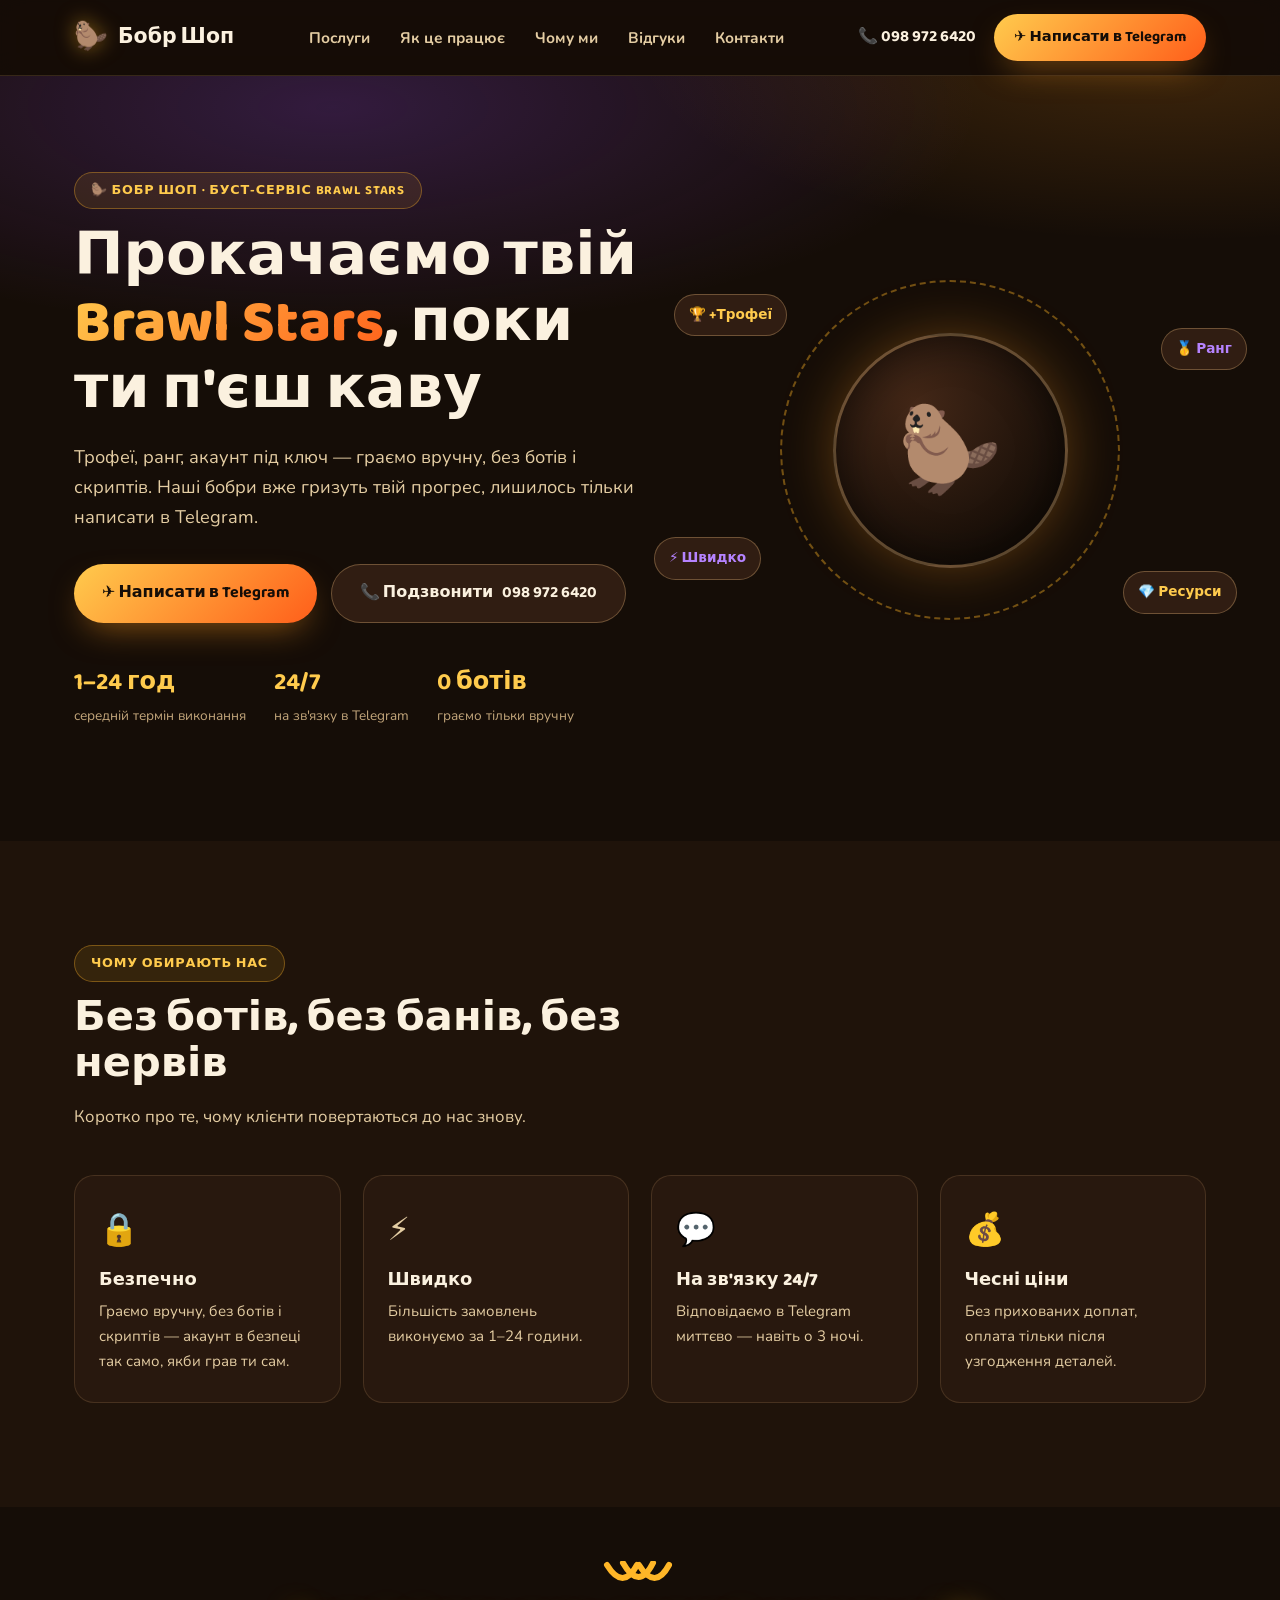
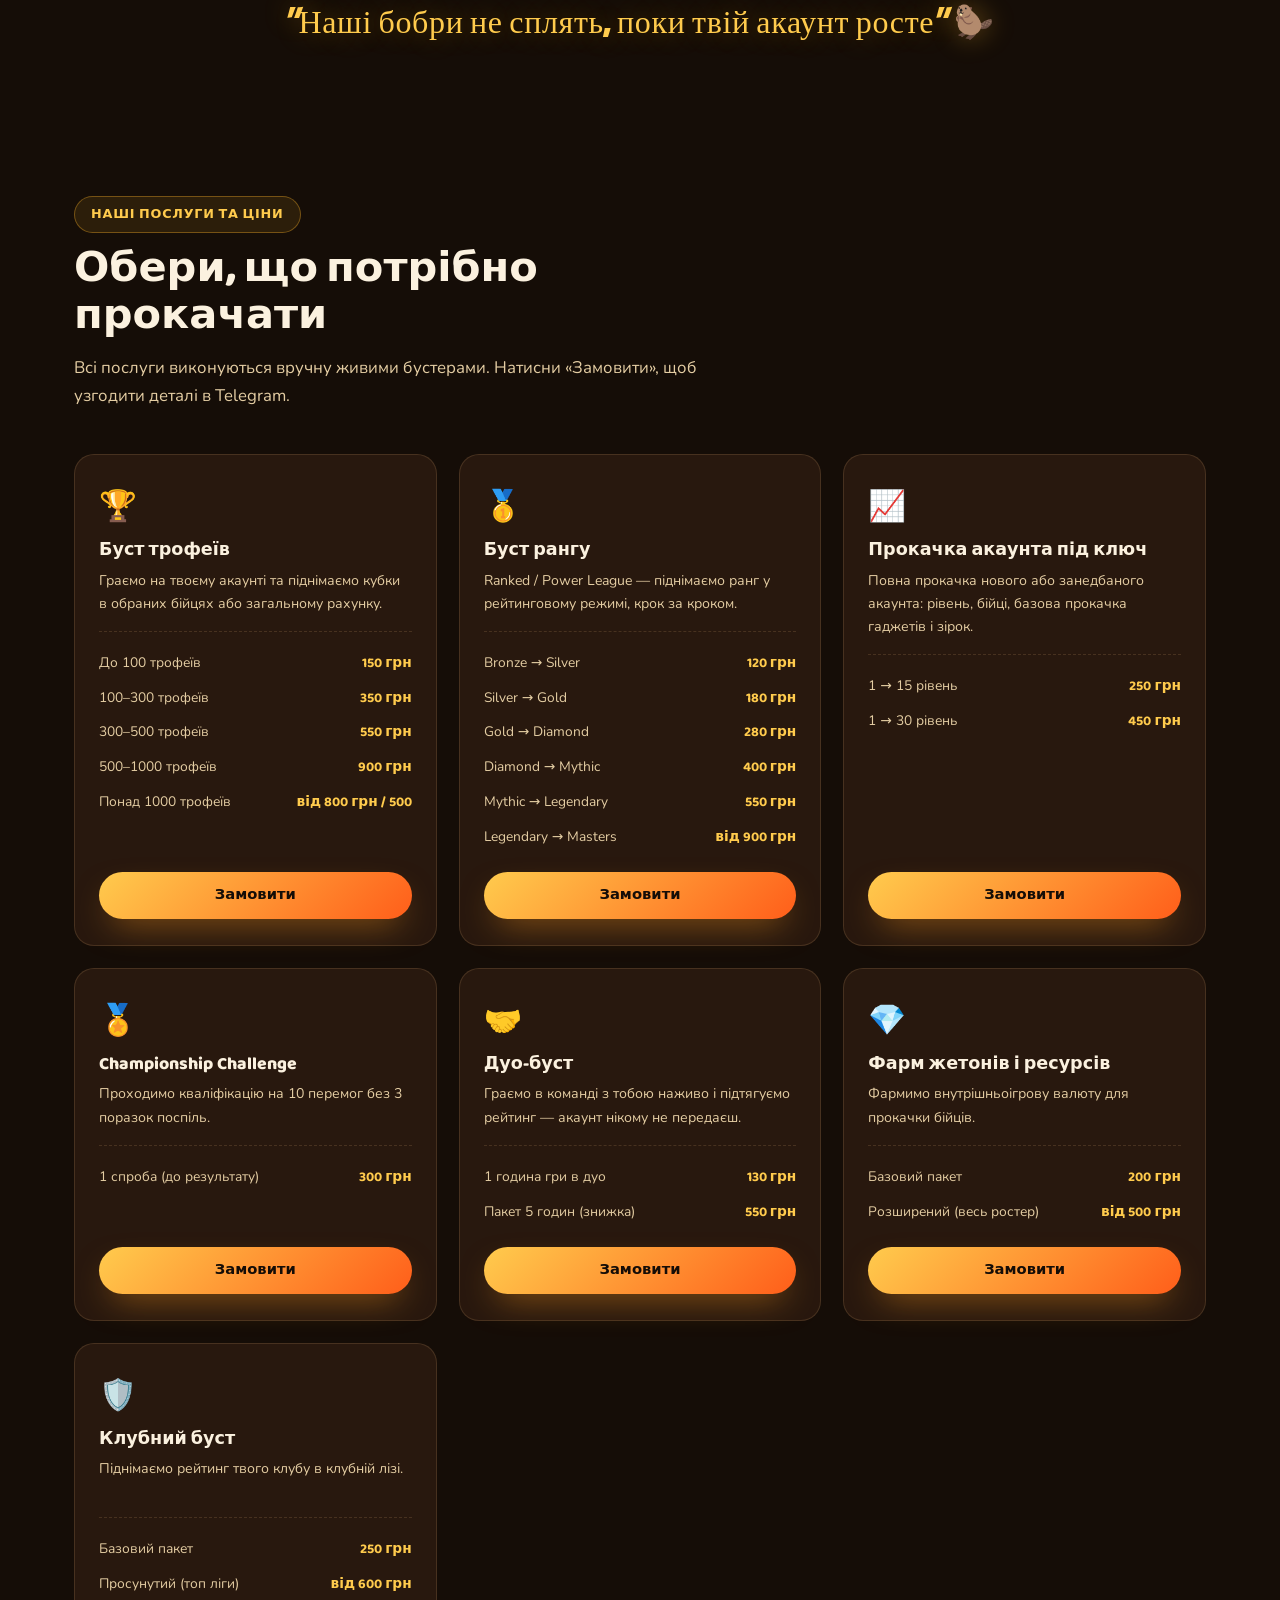
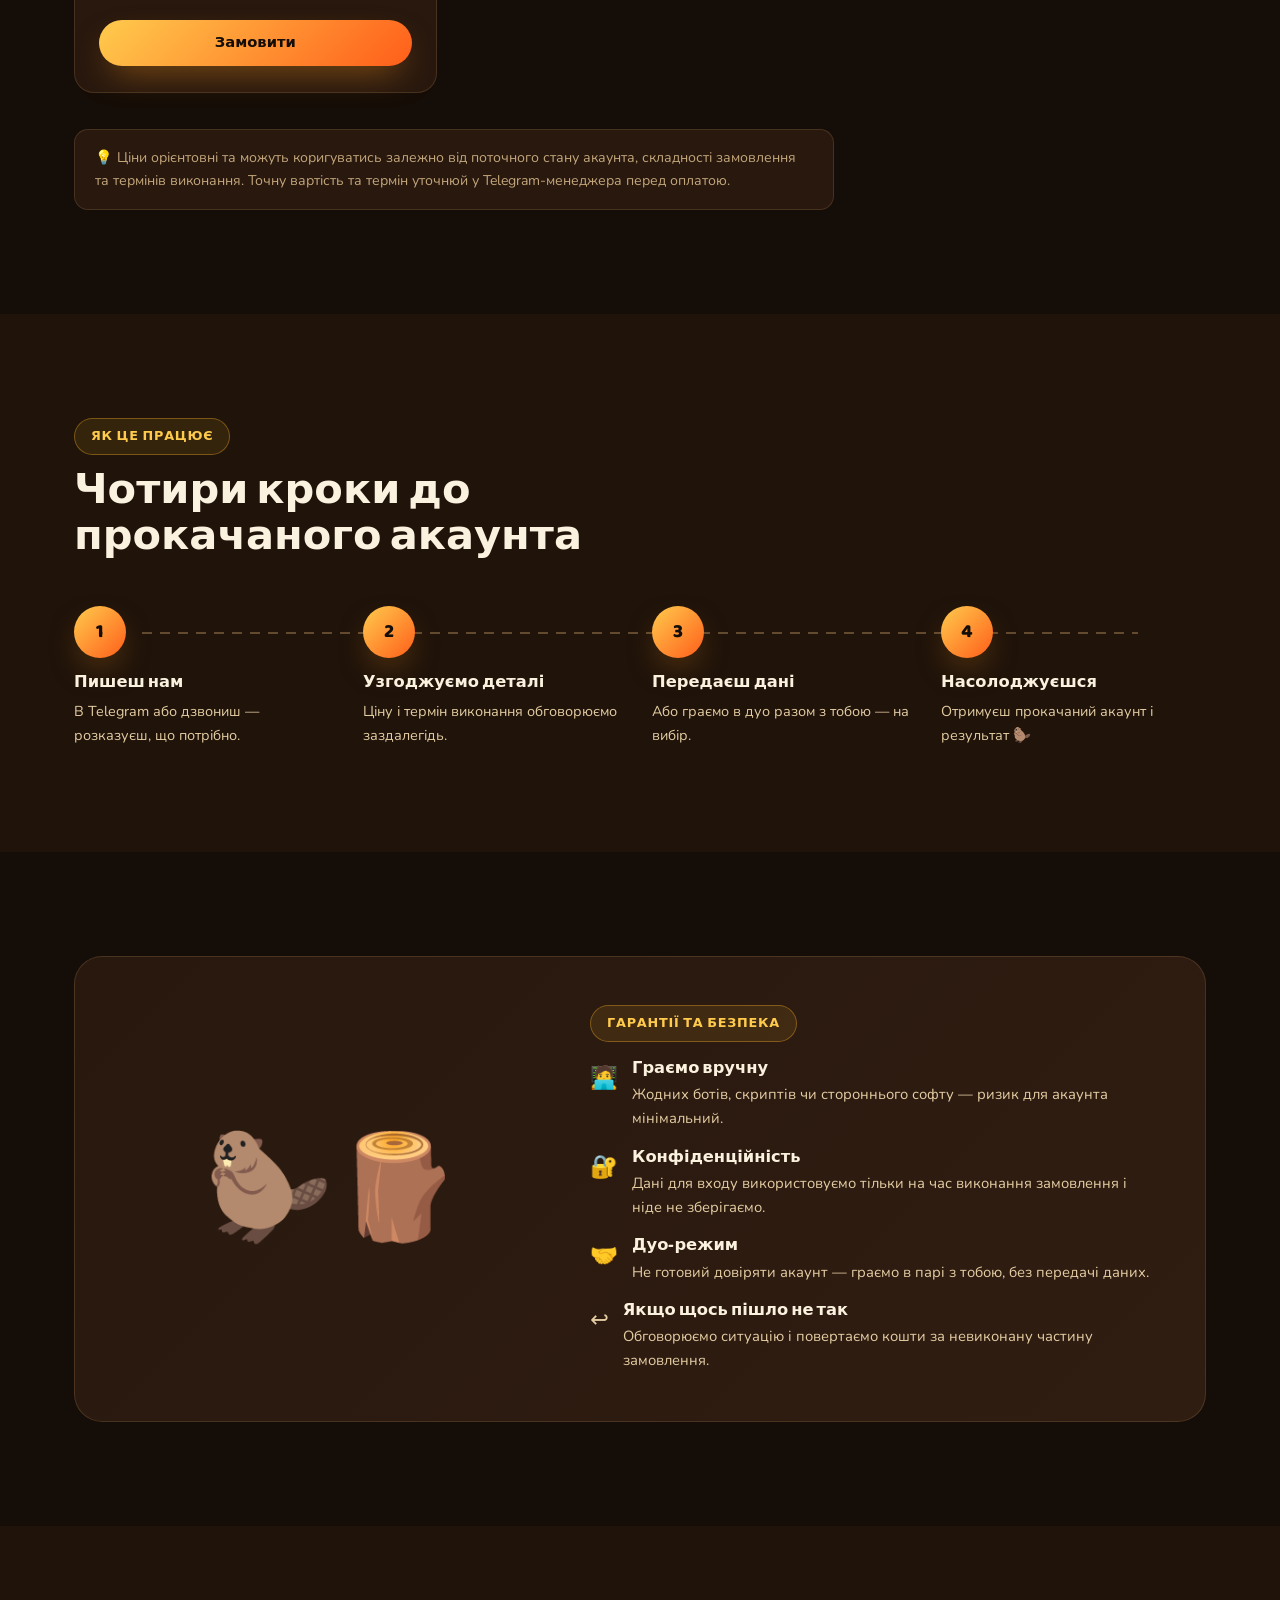
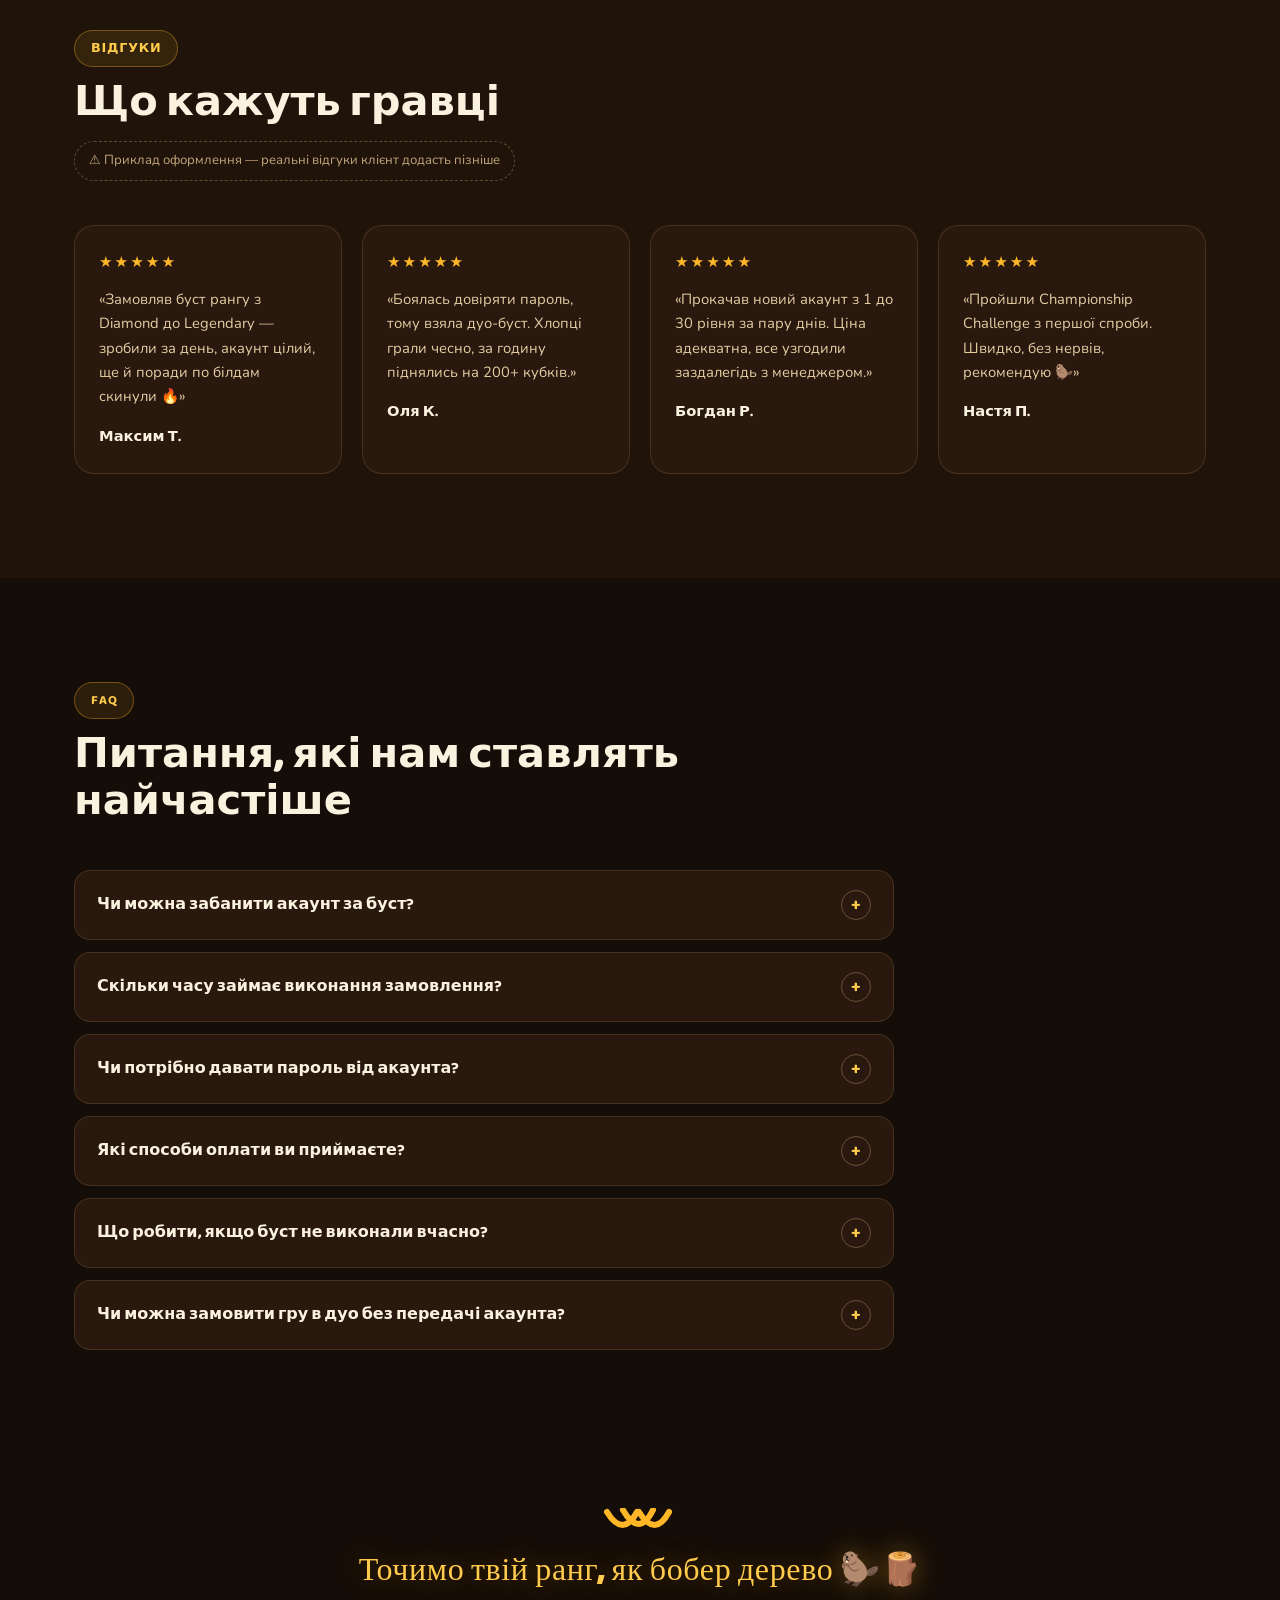
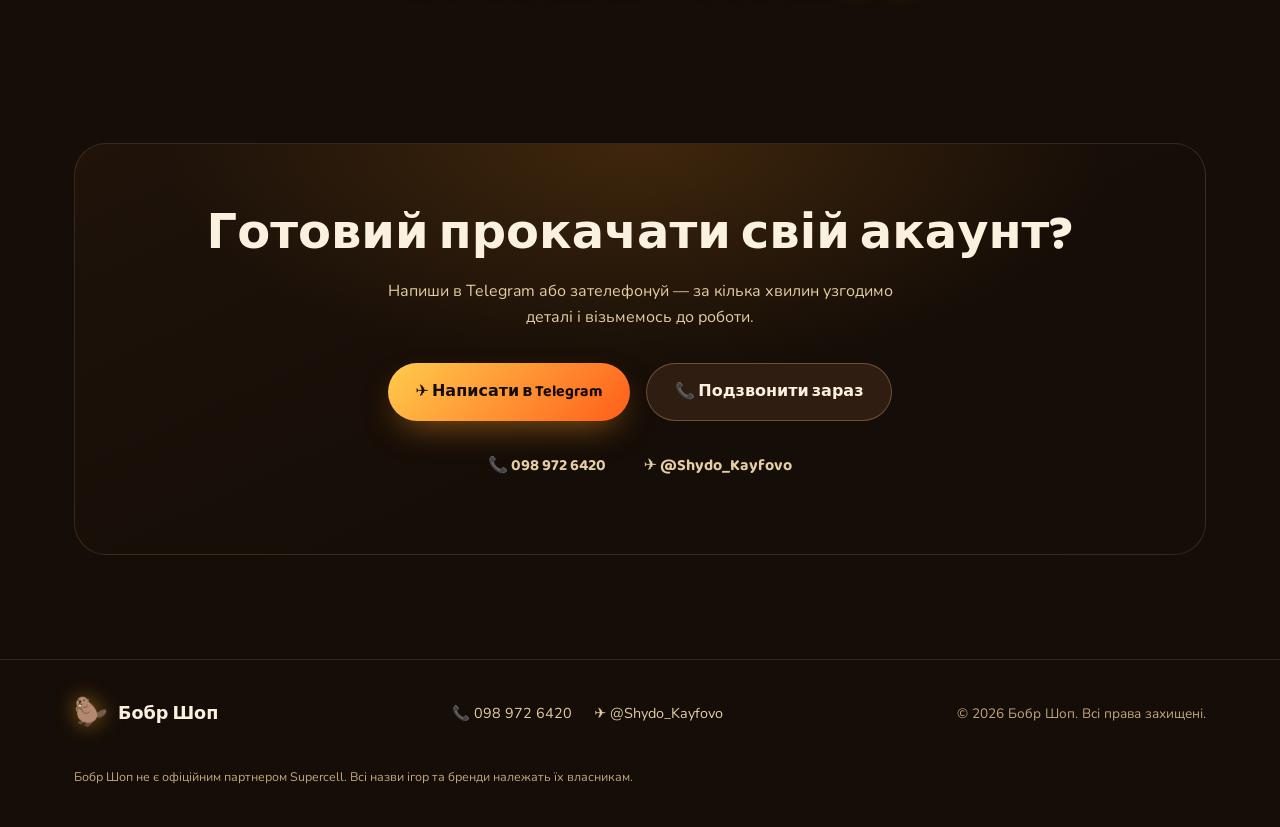
<file: bobr-shop/index.html>
<!DOCTYPE html>
<html lang="uk">
<head>
<meta charset="UTF-8">
<meta name="viewport" content="width=device-width, initial-scale=1.0">
<title>Бобр Шоп — Буст Brawl Stars швидко та безпечно</title>
<meta name="description" content="Буст трофеїв, рангу та акаунта в Brawl Stars. Живі бустери, чесні ціни, підтримка 24/7. Пиши в Telegram — @Shydo_Kayfovo.">
<link rel="icon" href="data:image/svg+xml,%3Csvg xmlns='http://www.w3.org/2000/svg' viewBox='0 0 100 100'%3E%3Ctext y='.9em' font-size='90'%3E%F0%9F%A6%AB%3C/text%3E%3C/svg%3E">
<link rel="preconnect" href="https://fonts.googleapis.com">
<link rel="preconnect" href="https://fonts.gstatic.com" crossorigin>
<link href="https://fonts.googleapis.com/css2?family=Baloo+2:wght@600;700;800&family=Nunito:wght@400;600;700;800&family=Bangers&display=swap" rel="stylesheet">
<link rel="stylesheet" href="style.css">
</head>
<body>

<!-- ============================================================
     HEADER
     ============================================================ -->
<header class="site-header" id="siteHeader">
  <div class="container">
    <a href="#top" class="logo"><span class="mark">🦫</span>Бобр Шоп</a>

    <nav class="nav-links" aria-label="Основна навігація">
      <a href="#services">Послуги</a>
      <a href="#how">Як це працює</a>
      <a href="#why">Чому ми</a>
      <a href="#reviews">Відгуки</a>
      <a href="#contacts">Контакти</a>
    </nav>

    <div class="header-cta">
      <a href="tel:+380989726420" class="phone-inline" style="font-family:var(--font-display);font-weight:700;color:var(--text-heading);margin-right:4px;">📞 098 972 6420</a>
      <a href="https://t.me/Shydo_Kayfovo" target="_blank" rel="noopener" class="btn btn-primary btn-sm">✈️ Написати в Telegram</a>
      <button class="burger" id="burgerBtn" aria-label="Відкрити меню" aria-expanded="false" aria-controls="mobilePanel">
        <span></span><span></span><span></span>
      </button>
    </div>
  </div>
</header>

<div class="mobile-panel" id="mobilePanel">
  <a href="#services">Послуги</a>
  <a href="#how">Як це працює</a>
  <a href="#why">Чому ми</a>
  <a href="#reviews">Відгуки</a>
  <a href="#contacts">Контакти</a>
  <a href="https://t.me/Shydo_Kayfovo" target="_blank" rel="noopener" class="btn btn-primary btn-block">✈️ Написати в Telegram</a>
  <a href="tel:+380989726420" class="btn btn-secondary btn-block">📞 Подзвонити: 098 972 6420</a>
</div>

<main id="top">

<!-- ============================================================
     HERO
     ============================================================ -->
<section class="hero">
  <div class="container">
    <div class="hero-copy">
      <span class="eyebrow">🦫 Бобр Шоп · буст-сервіс Brawl Stars</span>
      <h1>Прокачаємо твій <span class="hl">Brawl Stars</span>, поки ти п'єш каву</h1>
      <p class="lead">Трофеї, ранг, акаунт під ключ — граємо вручну, без ботів і скриптів. Наші бобри вже гризуть твій прогрес, лишилось тільки написати в Telegram.</p>

      <div class="hero-actions">
        <a href="https://t.me/Shydo_Kayfovo" target="_blank" rel="noopener" class="btn btn-primary">✈️ Написати в Telegram</a>
        <a href="tel:+380989726420" class="btn btn-secondary">📞 Подзвонити <span class="phone-num">098 972 6420</span></a>
      </div>

      <div class="hero-stats">
        <div class="stat"><b>1–24 год</b><span>середній термін виконання</span></div>
        <div class="stat"><b>24/7</b><span>на зв'язку в Telegram</span></div>
        <div class="stat"><b>0 ботів</b><span>граємо тільки вручну</span></div>
      </div>
    </div>

    <div class="hero-visual" aria-hidden="true">
      <div class="badge-ring">
        <div class="core">🦫</div>
      </div>
      <div class="float-chip chip-1">🏆 +Трофеї</div>
      <div class="float-chip chip-2">⚡ Швидко</div>
      <div class="float-chip chip-3">💎 Ресурси</div>
      <div class="float-chip chip-4">🥇 Ранг</div>
    </div>
  </div>
</section>

<!-- ============================================================
     WHY US
     ============================================================ -->
<section class="section-pad alt" id="why">
  <div class="container">
    <div class="section-head reveal">
      <span class="eyebrow">Чому обирають нас</span>
      <h2>Без ботів, без банів, без нервів</h2>
      <p>Коротко про те, чому клієнти повертаються до нас знову.</p>
    </div>

    <div class="grid-4 reveal-stagger">
      <div class="why-card"><div class="ic">🔒</div><h3>Безпечно</h3><p>Граємо вручну, без ботів і скриптів — акаунт в безпеці так само, якби грав ти сам.</p></div>
      <div class="why-card"><div class="ic">⚡</div><h3>Швидко</h3><p>Більшість замовлень виконуємо за 1–24 години.</p></div>
      <div class="why-card"><div class="ic">💬</div><h3>На зв'язку 24/7</h3><p>Відповідаємо в Telegram миттєво — навіть о 3 ночі.</p></div>
      <div class="why-card"><div class="ic">💰</div><h3>Чесні ціни</h3><p>Без прихованих доплат, оплата тільки після узгодження деталей.</p></div>
    </div>
  </div>
</section>

<div class="tagline-wrap">
  <svg class="claw-divider reveal" viewBox="0 0 74 34" aria-hidden="true"><path d="M4 4 Q20 30 34 4"/><path d="M20 2 Q36 30 50 2"/><path d="M36 4 Q52 30 66 4"/></svg>
  <p class="tagline reveal">"Наші бобри не сплять, поки твій акаунт росте" 🦫</p>
</div>

<!-- ============================================================
     SERVICES / PRICING
     ============================================================ -->
<section class="section-pad" id="services">
  <div class="container">
    <div class="section-head reveal">
      <span class="eyebrow">Наші послуги та ціни</span>
      <h2>Обери, що потрібно прокачати</h2>
      <p>Всі послуги виконуються вручну живими бустерами. Натисни «Замовити», щоб узгодити деталі в Telegram.</p>
    </div>

    <div class="grid-services reveal-stagger">

      <article class="svc-card">
        <div class="ic">🏆</div>
        <h3>Буст трофеїв</h3>
        <p class="desc">Граємо на твоєму акаунті та піднімаємо кубки в обраних бійцях або загальному рахунку.</p>
        <ul class="price-tiers">
          <li><span>До 100 трофеїв</span><b>150 грн</b></li>
          <li><span>100–300 трофеїв</span><b>350 грн</b></li>
          <li><span>300–500 трофеїв</span><b>550 грн</b></li>
          <li><span>500–1000 трофеїв</span><b>900 грн</b></li>
          <li><span>Понад 1000 трофеїв</span><b>від 800 грн / 500</b></li>
        </ul>
        <a href="https://t.me/Shydo_Kayfovo" target="_blank" rel="noopener" class="btn btn-primary btn-sm btn-block">Замовити</a>
      </article>

      <article class="svc-card">
        <div class="ic">🥇</div>
        <h3>Буст рангу</h3>
        <p class="desc">Ranked / Power League — піднімаємо ранг у рейтинговому режимі, крок за кроком.</p>
        <ul class="price-tiers">
          <li><span>Bronze → Silver</span><b>120 грн</b></li>
          <li><span>Silver → Gold</span><b>180 грн</b></li>
          <li><span>Gold → Diamond</span><b>280 грн</b></li>
          <li><span>Diamond → Mythic</span><b>400 грн</b></li>
          <li><span>Mythic → Legendary</span><b>550 грн</b></li>
          <li><span>Legendary → Masters</span><b>від 900 грн</b></li>
        </ul>
        <a href="https://t.me/Shydo_Kayfovo" target="_blank" rel="noopener" class="btn btn-primary btn-sm btn-block">Замовити</a>
      </article>

      <article class="svc-card">
        <div class="ic">📈</div>
        <h3>Прокачка акаунта під ключ</h3>
        <p class="desc">Повна прокачка нового або занедбаного акаунта: рівень, бійці, базова прокачка гаджетів і зірок.</p>
        <ul class="price-tiers">
          <li><span>1 → 15 рівень</span><b>250 грн</b></li>
          <li><span>1 → 30 рівень</span><b>450 грн</b></li>
        </ul>
        <a href="https://t.me/Shydo_Kayfovo" target="_blank" rel="noopener" class="btn btn-primary btn-sm btn-block">Замовити</a>
      </article>

      <article class="svc-card">
        <div class="ic">🏅</div>
        <h3>Championship Challenge</h3>
        <p class="desc">Проходимо кваліфікацію на 10 перемог без 3 поразок поспіль.</p>
        <ul class="price-tiers">
          <li><span>1 спроба (до результату)</span><b>300 грн</b></li>
        </ul>
        <a href="https://t.me/Shydo_Kayfovo" target="_blank" rel="noopener" class="btn btn-primary btn-sm btn-block">Замовити</a>
      </article>

      <article class="svc-card">
        <div class="ic">🤝</div>
        <h3>Дуо-буст</h3>
        <p class="desc">Граємо в команді з тобою наживо і підтягуємо рейтинг — акаунт нікому не передаєш.</p>
        <ul class="price-tiers">
          <li><span>1 година гри в дуо</span><b>130 грн</b></li>
          <li><span>Пакет 5 годин (знижка)</span><b>550 грн</b></li>
        </ul>
        <a href="https://t.me/Shydo_Kayfovo" target="_blank" rel="noopener" class="btn btn-primary btn-sm btn-block">Замовити</a>
      </article>

      <article class="svc-card">
        <div class="ic">💎</div>
        <h3>Фарм жетонів і ресурсів</h3>
        <p class="desc">Фармимо внутрішньоігрову валюту для прокачки бійців.</p>
        <ul class="price-tiers">
          <li><span>Базовий пакет</span><b>200 грн</b></li>
          <li><span>Розширений (весь ростер)</span><b>від 500 грн</b></li>
        </ul>
        <a href="https://t.me/Shydo_Kayfovo" target="_blank" rel="noopener" class="btn btn-primary btn-sm btn-block">Замовити</a>
      </article>

      <article class="svc-card">
        <div class="ic">🛡️</div>
        <h3>Клубний буст</h3>
        <p class="desc">Піднімаємо рейтинг твого клубу в клубній лізі.</p>
        <ul class="price-tiers">
          <li><span>Базовий пакет</span><b>250 грн</b></li>
          <li><span>Просунутий (топ ліги)</span><b>від 600 грн</b></li>
        </ul>
        <a href="https://t.me/Shydo_Kayfovo" target="_blank" rel="noopener" class="btn btn-primary btn-sm btn-block">Замовити</a>
      </article>

    </div>

    <p class="price-note reveal">💡 Ціни орієнтовні та можуть коригуватись залежно від поточного стану акаунта, складності замовлення та термінів виконання. Точну вартість та термін уточнюй у Telegram-менеджера перед оплатою.</p>
  </div>
</section>

<!-- ============================================================
     HOW IT WORKS
     ============================================================ -->
<section class="section-pad alt" id="how">
  <div class="container">
    <div class="section-head reveal">
      <span class="eyebrow">Як це працює</span>
      <h2>Чотири кроки до прокачаного акаунта</h2>
    </div>

    <div class="steps reveal-stagger">
      <div class="step"><div class="num">1</div><h3>Пишеш нам</h3><p>В Telegram або дзвониш — розказуєш, що потрібно.</p></div>
      <div class="step"><div class="num">2</div><h3>Узгоджуємо деталі</h3><p>Ціну і термін виконання обговорюємо заздалегідь.</p></div>
      <div class="step"><div class="num">3</div><h3>Передаєш дані</h3><p>Або граємо в дуо разом з тобою — на вибір.</p></div>
      <div class="step"><div class="num">4</div><h3>Насолоджуєшся</h3><p>Отримуєш прокачаний акаунт і результат 🦫</p></div>
    </div>
  </div>
</section>

<!-- ============================================================
     GUARANTEES
     ============================================================ -->
<section class="section-pad">
  <div class="container">
    <div class="guarantee-wrap reveal">
      <div class="guarantee-visual">🦫🪵</div>
      <div>
        <span class="eyebrow">Гарантії та безпека</span>
        <ul class="guarantee-list" style="margin-top:18px;">
          <li><span class="ic">🧑‍💻</span><div><h4>Граємо вручну</h4><p>Жодних ботів, скриптів чи стороннього софту — ризик для акаунта мінімальний.</p></div></li>
          <li><span class="ic">🔐</span><div><h4>Конфіденційність</h4><p>Дані для входу використовуємо тільки на час виконання замовлення і ніде не зберігаємо.</p></div></li>
          <li><span class="ic">🤝</span><div><h4>Дуо-режим</h4><p>Не готовий довіряти акаунт — граємо в парі з тобою, без передачі даних.</p></div></li>
          <li><span class="ic">↩️</span><div><h4>Якщо щось пішло не так</h4><p>Обговорюємо ситуацію і повертаємо кошти за невиконану частину замовлення.</p></div></li>
        </ul>
      </div>
    </div>
  </div>
</section>

<!-- ============================================================
     REVIEWS
     ============================================================ -->
<section class="section-pad alt" id="reviews">
  <div class="container">
    <div class="section-head reveal">
      <span class="eyebrow">Відгуки</span>
      <h2>Що кажуть гравці</h2>
      <span class="demo-badge">⚠️ Приклад оформлення — реальні відгуки клієнт додасть пізніше</span>
    </div>

    <div class="grid-reviews reveal-stagger">
      <div class="review-card">
        <div class="stars">★★★★★</div>
        <p>«Замовляв буст рангу з Diamond до Legendary — зробили за день, акаунт цілий, ще й поради по білдам скинули 🔥»</p>
        <div class="who">Максим Т.</div>
      </div>
      <div class="review-card">
        <div class="stars">★★★★★</div>
        <p>«Боялась довіряти пароль, тому взяла дуо-буст. Хлопці грали чесно, за годину піднялись на 200+ кубків.»</p>
        <div class="who">Оля К.</div>
      </div>
      <div class="review-card">
        <div class="stars">★★★★★</div>
        <p>«Прокачав новий акаунт з 1 до 30 рівня за пару днів. Ціна адекватна, все узгодили заздалегідь з менеджером.»</p>
        <div class="who">Богдан Р.</div>
      </div>
      <div class="review-card">
        <div class="stars">★★★★★</div>
        <p>«Пройшли Championship Challenge з першої спроби. Швидко, без нервів, рекомендую 🦫»</p>
        <div class="who">Настя П.</div>
      </div>
    </div>
  </div>
</section>

<!-- ============================================================
     FAQ
     ============================================================ -->
<section class="section-pad">
  <div class="container">
    <div class="section-head reveal">
      <span class="eyebrow">FAQ</span>
      <h2>Питання, які нам ставлять найчастіше</h2>
    </div>

    <div class="faq-list reveal">
      <details class="faq-item"><summary class="faq-q">Чи можна забанити акаунт за буст?<span class="sign">+</span></summary><div class="faq-a">Ми граємо вручну, без ботів і сторонніх програм — ризик такий самий, якби грав ти сам. 100% гарантії не дає ніхто, але за весь час роботи випадків бану через нас не було.</div></details>
      <details class="faq-item"><summary class="faq-q">Скільки часу займає виконання замовлення?<span class="sign">+</span></summary><div class="faq-a">Залежить від обсягу: прості замовлення (буст трофеїв, ранг на 1–2 ліги) закриваємо за 1–24 години, більші — обговорюємо термін заздалегідь.</div></details>
      <details class="faq-item"><summary class="faq-q">Чи потрібно давати пароль від акаунта?<span class="sign">+</span></summary><div class="faq-a">Ні, якщо оберете дуо-режим — граємо в парі з тобою наживо. Для інших послуг дані потрібні тільки на час виконання і ніде не зберігаються.</div></details>
      <details class="faq-item"><summary class="faq-q">Які способи оплати ви приймаєте?<span class="sign">+</span></summary><div class="faq-a">Оплата карткою, після того як узгодите всі деталі з менеджером у Telegram.</div></details>
      <details class="faq-item"><summary class="faq-q">Що робити, якщо буст не виконали вчасно?<span class="sign">+</span></summary><div class="faq-a">Пишеш менеджеру — узгоджуємо новий термін або повертаємо кошти за невиконану частину.</div></details>
      <details class="faq-item"><summary class="faq-q">Чи можна замовити гру в дуо без передачі акаунта?<span class="sign">+</span></summary><div class="faq-a">Так, це окрема послуга «Дуо-буст». Граємо в команді з тобою, акаунт лишається тільки в тебе.</div></details>
    </div>
  </div>
</section>

<div class="tagline-wrap">
  <svg class="claw-divider reveal" viewBox="0 0 74 34" aria-hidden="true"><path d="M4 4 Q20 30 34 4"/><path d="M20 2 Q36 30 50 2"/><path d="M36 4 Q52 30 66 4"/></svg>
  <p class="tagline reveal">Точимо твій ранг, як бобер дерево 🦫🪵</p>
</div>

<!-- ============================================================
     FINAL CTA
     ============================================================ -->
<section class="section-pad" id="contacts">
  <div class="container">
    <div class="final-cta reveal">
      <h2>Готовий прокачати свій акаунт?</h2>
      <p class="lead">Напиши в Telegram або зателефонуй — за кілька хвилин узгодимо деталі і візьмемось до роботи.</p>

      <div class="contact-row">
        <a href="https://t.me/Shydo_Kayfovo" target="_blank" rel="noopener" class="btn btn-primary">✈️ Написати в Telegram</a>
        <a href="tel:+380989726420" class="btn btn-secondary">📞 Подзвонити зараз</a>
      </div>

      <div class="contact-links">
        <a href="tel:+380989726420">📞 098 972 6420</a>
        <a href="https://t.me/Shydo_Kayfovo" target="_blank" rel="noopener">✈️ @Shydo_Kayfovo</a>
      </div>
    </div>
  </div>
</section>

</main>

<!-- ============================================================
     FOOTER
     ============================================================ -->
<footer>
  <div class="container" style="flex-direction:column;align-items:flex-start;">
    <div class="container" style="padding:0;display:flex;flex-wrap:wrap;justify-content:space-between;gap:20px;width:100%;">
      <a href="#top" class="logo" style="font-size:1.1rem;"><span class="mark">🦫</span>Бобр Шоп</a>
      <div class="foot-links">
        <a href="tel:+380989726420">📞 098 972 6420</a>
        <a href="https://t.me/Shydo_Kayfovo" target="_blank" rel="noopener">✈️ @Shydo_Kayfovo</a>
      </div>
      <div class="copy">© 2026 Бобр Шоп. Всі права захищені.</div>
    </div>
    <p class="disclaimer">Бобр Шоп не є офіційним партнером Supercell. Всі назви ігор та бренди належать їх власникам.</p>
  </div>
</footer>

<button class="to-top" id="toTopBtn" aria-label="Нагору">↑</button>

<script src="script.js"></script>
</body>
</html>
</file>
<file: bobr-shop/style.css>
/* ============================================================
     TOKENS — primitive → semantic → component (design-system)
     ============================================================ */
  :root{
    /* primitive */
    --wood-950:#150D07;
    --wood-900:#1F130A;
    --wood-850:#28180E;
    --wood-800:#301D12;
    --wood-700:#432717;
    --wood-600:#63391F;
    --tan-100:#FBF1DF;
    --tan-300:#E4CDA3;
    --tan-500:#C3A67B;
    --amber-300:#FFCB4D;
    --amber-400:#FFB627;
    --amber-500:#FF9A1F;
    --orange-600:#FF5E1A;
    --violet-400:#B583FF;
    --violet-500:#9B4DFF;
    --violet-700:#4E1E96;
    --green-500:#3FD17E;

    /* semantic */
    --bg-page:var(--wood-950);
    --bg-section-alt:var(--wood-900);
    --bg-surface:var(--wood-850);
    --bg-surface-raised:var(--wood-800);
    --border-subtle:rgba(228,181,120,.16);
    --border-strong:rgba(228,181,120,.34);
    --text-heading:var(--tan-100);
    --text-body:var(--tan-300);
    --text-muted:var(--tan-500);
    --accent-grad:linear-gradient(135deg,var(--amber-300),var(--orange-600));
    --accent-solid:var(--amber-400);
    --accent-2:var(--violet-500);
    --shadow-amber:0 14px 34px -12px rgba(255,154,31,.55);
    --shadow-violet:0 14px 34px -14px rgba(155,77,255,.45);
    --shadow-soft:0 20px 45px -24px rgba(0,0,0,.7);

    /* component */
    --radius-card:20px;
    --radius-pill:999px;
    --font-display:'Baloo 2', system-ui, sans-serif;
    --font-body:'Nunito', system-ui, sans-serif;
    --font-accent:'Bangers', cursive;
    --container-w:1180px;
    --header-h:76px;
  }

  /* ============================================================
     RESET / BASE
     ============================================================ */
  *,*::before,*::after{box-sizing:border-box;}
  html{scroll-behavior:smooth;}
  body{
    margin:0;
    background:var(--bg-page);
    color:var(--text-body);
    font-family:var(--font-body);
    font-size:16px;
    line-height:1.65;
    -webkit-font-smoothing:antialiased;
    overflow-x:hidden;
  }
  img,svg{display:block;max-width:100%;}
  a{color:inherit;text-decoration:none;}
  ul{margin:0;padding:0;list-style:none;}
  h1,h2,h3,h4{margin:0;font-family:var(--font-display);color:var(--text-heading);line-height:1.12;font-weight:800;}
  p{margin:0;}
  button{font:inherit;color:inherit;background:none;border:none;cursor:pointer;}
  :focus-visible{outline:3px solid var(--amber-300);outline-offset:3px;border-radius:6px;}
  section[id]{scroll-margin-top:calc(var(--header-h) + 14px);}

  .container{width:100%;max-width:var(--container-w);margin-inline:auto;padding-inline:24px;}
  .eyebrow{
    display:inline-flex;align-items:center;gap:8px;
    font-family:var(--font-display);font-weight:700;font-size:.8rem;letter-spacing:.06em;text-transform:uppercase;
    color:var(--amber-300);
    background:rgba(255,182,39,.1);
    border:1px solid rgba(255,182,39,.35);
    padding:7px 16px;border-radius:var(--radius-pill);
  }
  .section-head{max-width:640px;margin-bottom:44px;}
  .section-head h2{font-size:clamp(1.7rem,1.15rem + 2.4vw,2.6rem);margin-top:14px;}
  .section-head p{margin-top:14px;font-size:1.05rem;color:var(--text-body);}
  .section-pad{padding-block:clamp(56px,9vw,104px);}
  .alt{background:var(--bg-section-alt);}

  /* claw-scratch signature motif */
  .claw-divider{width:74px;height:34px;opacity:.9;margin-block:6px;}
  .claw-divider path{stroke:var(--accent-solid);stroke-width:6;stroke-linecap:round;fill:none;}

  /* ============================================================
     BUTTONS
     ============================================================ */
  .btn{
    display:inline-flex;align-items:center;justify-content:center;gap:9px;
    font-family:var(--font-display);font-weight:700;font-size:1rem;white-space:nowrap;
    padding:15px 28px;border-radius:var(--radius-pill);
    transition:transform .18s ease, box-shadow .18s ease, filter .18s ease;
  }
  .btn:active{transform:translateY(1px) scale(.98);}
  .btn-primary{
    background:var(--accent-grad);color:var(--wood-950);
    box-shadow:var(--shadow-amber);
  }
  .btn-primary:hover{filter:brightness(1.06);transform:translateY(-2px);}
  .btn-secondary{
    background:var(--bg-surface-raised);color:var(--text-heading);
    border:1.5px solid var(--border-strong);
  }
  .btn-secondary:hover{border-color:var(--accent-solid);transform:translateY(-2px);}
  .btn-sm{padding:11px 20px;font-size:.92rem;}
  .btn-block{width:100%;}

  /* ============================================================
     HEADER
     ============================================================ */
  .site-header{
    position:sticky;top:0;z-index:60;
    height:var(--header-h);
    display:flex;align-items:center;
    background:rgba(21,13,7,.72);
    backdrop-filter:blur(14px) saturate(140%);
    -webkit-backdrop-filter:blur(14px) saturate(140%);
    border-bottom:1px solid var(--border-subtle);
    transition:background .25s ease, box-shadow .25s ease;
  }
  .site-header.scrolled{background:rgba(21,13,7,.94);box-shadow:0 10px 30px -18px rgba(0,0,0,.8);}
  .site-header .container{display:flex;align-items:center;justify-content:space-between;gap:20px;}
  .logo{display:flex;align-items:center;gap:10px;font-family:var(--font-display);font-weight:800;font-size:1.28rem;color:var(--text-heading);}
  .logo .mark{font-size:1.7rem;line-height:1;filter:drop-shadow(0 0 10px rgba(255,182,39,.5));}
  .nav-links{display:flex;align-items:center;gap:30px;}
  .nav-links a{font-weight:700;font-size:.96rem;color:var(--text-body);transition:color .18s ease;position:relative;}
  .nav-links a:hover{color:var(--amber-300);}
  .header-cta{display:flex;align-items:center;gap:14px;}
  .burger{display:none;flex-direction:column;gap:5px;width:30px;height:22px;justify-content:center;}
  .burger span{display:block;height:3px;border-radius:3px;background:var(--text-heading);transition:transform .22s ease, opacity .22s ease;}
  .mobile-panel{
    display:none;position:fixed;inset:var(--header-h) 0 0 0;z-index:55;
    background:rgba(15,9,5,.98);backdrop-filter:blur(10px);
    padding:28px 24px;flex-direction:column;gap:6px;
    transform:translateY(-8px);opacity:0;pointer-events:none;transition:opacity .2s ease, transform .2s ease;
  }
  .mobile-panel.open{opacity:1;transform:translateY(0);pointer-events:auto;}
  .mobile-panel a{display:block;padding:15px 6px;font-family:var(--font-display);font-weight:700;font-size:1.15rem;color:var(--text-heading);border-bottom:1px solid var(--border-subtle);}
  .mobile-panel .btn{margin-top:18px;}

  /* ============================================================
     HERO
     ============================================================ */
  .hero{position:relative;padding-block:clamp(56px,9vw,96px) clamp(64px,10vw,112px);overflow:hidden;}
  .hero::before{
    content:"";position:absolute;inset:-10% -10% auto -10%;height:70%;
    background:radial-gradient(60% 60% at 30% 20%, rgba(155,77,255,.22), transparent 70%),
               radial-gradient(50% 50% at 85% 10%, rgba(255,154,31,.18), transparent 70%);
    pointer-events:none;z-index:0;
  }
  .hero .container{position:relative;z-index:1;display:grid;grid-template-columns:1.05fr .95fr;gap:56px;align-items:center;}
  .hero-copy h1{font-size:clamp(2.2rem,1.35rem + 3.6vw,3.7rem);margin-top:16px;}
  .hero-copy h1 .hl{background:var(--accent-grad);-webkit-background-clip:text;background-clip:text;color:transparent;}
  .hero-copy p.lead{margin-top:18px;font-size:1.14rem;max-width:52ch;color:var(--text-body);}
  .hero-actions{display:flex;flex-wrap:wrap;gap:14px;margin-top:32px;}
  .hero-actions .phone-num{font-family:var(--font-display);font-weight:700;}
  .hero-stats{display:flex;gap:28px;margin-top:40px;flex-wrap:wrap;}
  .hero-stats .stat b{display:block;font-family:var(--font-display);font-size:1.5rem;color:var(--amber-300);}
  .hero-stats .stat span{font-size:.85rem;color:var(--text-muted);}

  .hero-visual{position:relative;display:flex;align-items:center;justify-content:center;min-height:340px;}
  .badge-ring{
    position:relative;width:min(340px,80vw);aspect-ratio:1/1;border-radius:50%;
    border:2px dashed rgba(255,182,39,.4);
    display:flex;align-items:center;justify-content:center;
    animation:spin 26s linear infinite;
  }
  .badge-ring .core{
    width:70%;aspect-ratio:1/1;border-radius:50%;
    background:radial-gradient(circle at 35% 30%, var(--wood-700), var(--wood-950) 75%);
    border:3px solid var(--border-strong);
    display:flex;align-items:center;justify-content:center;font-size:5.2rem;
    box-shadow:0 0 60px -8px rgba(255,154,31,.4), inset 0 0 40px rgba(0,0,0,.5);
    animation:spin-rev 26s linear infinite;
  }
  .float-chip{
    position:absolute;display:flex;align-items:center;gap:6px;
    background:var(--bg-surface-raised);border:1px solid var(--border-strong);
    padding:9px 14px;border-radius:var(--radius-pill);font-family:var(--font-display);font-weight:700;font-size:.85rem;
    box-shadow:var(--shadow-soft);animation:float 5s ease-in-out infinite;
  }
  .chip-1{top:4%;left:-4%;color:var(--amber-300);animation-delay:0s;}
  .chip-2{bottom:12%;left:-8%;color:var(--violet-400);animation-delay:1.2s;}
  .chip-3{bottom:2%;right:-6%;color:var(--amber-300);animation-delay:2.1s;}
  .chip-4{top:14%;right:-8%;color:var(--violet-400);animation-delay:.6s;}

  @keyframes spin{to{transform:rotate(360deg);}}
  @keyframes spin-rev{to{transform:rotate(-360deg);}}
  @keyframes float{0%,100%{transform:translateY(0);}50%{transform:translateY(-12px);}}

  /* ============================================================
     BEAVER TAGLINE (signature accent, used sparingly)
     ============================================================ */
  .tagline{
    font-family:var(--font-accent);font-weight:400;letter-spacing:.02em;
    font-size:clamp(1.35rem,1rem + 1.6vw,2rem);
    color:var(--amber-300);text-align:center;
    padding:0 16px;line-height:1.35;
    text-shadow:0 0 26px rgba(255,182,39,.35);
  }
  .tagline-wrap{display:flex;flex-direction:column;align-items:center;justify-content:center;padding-block:48px;}

  /* ============================================================
     WHY-US CARDS
     ============================================================ */
  .grid-4{display:grid;grid-template-columns:repeat(4,1fr);gap:22px;}
  .why-card{
    background:var(--bg-surface);border:1px solid var(--border-subtle);border-radius:var(--radius-card);
    padding:28px 24px;transition:transform .2s ease, border-color .2s ease, box-shadow .2s ease;
  }
  .why-card:hover{transform:translateY(-5px);border-color:var(--border-strong);box-shadow:var(--shadow-soft);}
  .why-card .ic{font-size:2rem;margin-bottom:14px;}
  .why-card h3{font-size:1.12rem;}
  .why-card p{margin-top:9px;font-size:.94rem;color:var(--text-body);}

  /* ============================================================
     SERVICES / PRICING
     ============================================================ */
  .grid-services{display:grid;grid-template-columns:repeat(3,1fr);gap:22px;}
  .svc-card{
    display:flex;flex-direction:column;
    background:var(--bg-surface);border:1px solid var(--border-subtle);border-radius:var(--radius-card);
    padding:26px 24px;transition:transform .2s ease, border-color .2s ease, box-shadow .2s ease;
  }
  .svc-card:hover{transform:translateY(-5px);border-color:rgba(155,77,255,.5);box-shadow:var(--shadow-violet);}
  .svc-card .ic{font-size:1.9rem;}
  .svc-card h3{font-size:1.1rem;margin-top:10px;}
  .svc-card .desc{margin-top:8px;font-size:.88rem;color:var(--text-body);min-height:44px;}
  .price-tiers{margin-top:16px;border-top:1px dashed var(--border-subtle);padding-top:14px;flex:1;}
  .price-tiers li{
    display:flex;align-items:baseline;justify-content:space-between;gap:10px;
    font-size:.86rem;padding:6px 0;color:var(--text-body);
  }
  .price-tiers li b{color:var(--amber-300);font-family:var(--font-display);font-weight:700;white-space:nowrap;}
  .svc-card .btn{margin-top:18px;}
  .price-note{
    margin-top:36px;font-size:.88rem;color:var(--text-muted);
    background:var(--bg-surface);border:1px solid var(--border-subtle);border-radius:14px;
    padding:16px 20px;max-width:760px;
  }

  /* ============================================================
     TIMELINE / STEPS
     ============================================================ */
  .steps{display:grid;grid-template-columns:repeat(4,1fr);gap:24px;position:relative;}
  .steps::before{
    content:"";position:absolute;top:26px;left:6%;right:6%;height:2px;
    background:repeating-linear-gradient(90deg, var(--border-strong) 0 10px, transparent 10px 18px);
    z-index:0;
  }
  .step{position:relative;z-index:1;}
  .step .num{
    width:52px;height:52px;border-radius:50%;display:flex;align-items:center;justify-content:center;
    background:var(--accent-grad);color:var(--wood-950);font-family:var(--font-display);font-weight:800;font-size:1.2rem;
    box-shadow:var(--shadow-amber);
  }
  .step h3{margin-top:16px;font-size:1.02rem;}
  .step p{margin-top:8px;font-size:.9rem;color:var(--text-body);}

  /* ============================================================
     GUARANTEES
     ============================================================ */
  .guarantee-wrap{
    display:grid;grid-template-columns:.85fr 1.15fr;gap:48px;align-items:center;
    background:linear-gradient(135deg, var(--bg-surface), var(--bg-surface-raised));
    border:1px solid var(--border-subtle);border-radius:28px;padding:clamp(28px,4vw,48px);
  }
  .guarantee-visual{display:flex;align-items:center;justify-content:center;font-size:clamp(4rem,8vw,7rem);}
  .guarantee-list{display:grid;gap:18px;}
  .guarantee-list li{display:flex;gap:14px;align-items:flex-start;}
  .guarantee-list .ic{font-size:1.4rem;flex:none;}
  .guarantee-list h4{font-size:1.02rem;color:var(--text-heading);font-family:var(--font-display);}
  .guarantee-list p{font-size:.92rem;color:var(--text-body);margin-top:4px;}

  /* ============================================================
     TESTIMONIALS
     ============================================================ */
  .demo-badge{
    display:inline-flex;align-items:center;gap:8px;font-size:.82rem;color:var(--text-muted);
    border:1px dashed var(--border-strong);padding:8px 14px;border-radius:var(--radius-pill);margin-top:14px;
  }
  .grid-reviews{display:grid;grid-template-columns:repeat(4,1fr);gap:20px;}
  .review-card{background:var(--bg-surface);border:1px solid var(--border-subtle);border-radius:var(--radius-card);padding:24px;}
  .review-card .stars{color:var(--amber-400);font-size:.95rem;letter-spacing:2px;}
  .review-card p{margin-top:12px;font-size:.92rem;color:var(--text-body);}
  .review-card .who{margin-top:16px;font-family:var(--font-display);font-weight:700;font-size:.92rem;color:var(--text-heading);}

  /* ============================================================
     FAQ
     ============================================================ */
  .faq-list{max-width:820px;display:grid;gap:12px;}
  .faq-item{background:var(--bg-surface);border:1px solid var(--border-subtle);border-radius:16px;overflow:hidden;}
  .faq-q{
    width:100%;display:flex;align-items:center;justify-content:space-between;gap:16px;
    padding:19px 22px;font-family:var(--font-display);font-weight:700;font-size:1rem;color:var(--text-heading);text-align:left;
  }
  .faq-q .sign{
    flex:none;width:30px;height:30px;border-radius:50%;border:1.5px solid var(--border-strong);
    display:flex;align-items:center;justify-content:center;font-size:1.1rem;color:var(--amber-300);transition:transform .2s ease;
  }
  .faq-item[open] .faq-q .sign{transform:rotate(45deg);}
  .faq-a{padding:0 22px 20px;font-size:.94rem;color:var(--text-body);}

  /* ============================================================
     FINAL CTA
     ============================================================ */
  .final-cta{
    background:linear-gradient(155deg, var(--wood-900), var(--wood-950) 60%);
    border:1px solid var(--border-subtle);border-radius:32px;
    padding:clamp(36px,6vw,64px);text-align:center;position:relative;overflow:hidden;
  }
  .final-cta::before{
    content:"";position:absolute;inset:0;
    background:radial-gradient(60% 80% at 50% 0%, rgba(255,154,31,.16), transparent 70%);
    pointer-events:none;
  }
  .final-cta h2{font-size:clamp(1.9rem,1.2rem + 2.8vw,3rem);position:relative;}
  .final-cta p.lead{margin:16px auto 0;max-width:52ch;color:var(--text-body);position:relative;}
  .contact-row{display:flex;flex-wrap:wrap;justify-content:center;gap:16px;margin-top:32px;position:relative;}
  .contact-links{display:flex;flex-wrap:wrap;justify-content:center;gap:26px;margin-top:24px;position:relative;font-family:var(--font-display);font-weight:700;}
  .contact-links a{padding:8px 6px;border-bottom:2px solid transparent;transition:border-color .18s ease,color .18s ease;}
  .contact-links a:hover{border-color:var(--accent-solid);color:var(--amber-300);}

  /* ============================================================
     FOOTER
     ============================================================ */
  footer{border-top:1px solid var(--border-subtle);padding-block:40px;}
  footer .container{display:flex;flex-wrap:wrap;align-items:center;justify-content:space-between;gap:20px;}
  footer .foot-links{display:flex;gap:22px;flex-wrap:wrap;font-size:.9rem;color:var(--text-body);}
  footer .disclaimer{margin-top:18px;font-size:.78rem;color:var(--text-muted);max-width:760px;line-height:1.6;}
  footer .copy{font-size:.85rem;color:var(--text-muted);}

  /* ============================================================
     BACK TO TOP
     ============================================================ */
  .to-top{
    position:fixed;right:22px;bottom:22px;z-index:50;
    width:48px;height:48px;border-radius:50%;
    background:var(--accent-grad);color:var(--wood-950);font-size:1.2rem;font-weight:800;
    display:flex;align-items:center;justify-content:center;box-shadow:var(--shadow-amber);
    opacity:0;pointer-events:none;transform:translateY(10px);transition:opacity .22s ease, transform .22s ease;
  }
  .to-top.show{opacity:1;pointer-events:auto;transform:translateY(0);}

  /* ============================================================
     SCROLL REVEAL
     ============================================================ */
  .reveal{opacity:0;transform:translateY(22px);transition:opacity .6s ease, transform .6s ease;}
  .reveal.is-visible{opacity:1;transform:translateY(0);}
  .reveal-stagger.is-visible > *{opacity:1;transform:translateY(0);}
  .reveal-stagger > *{opacity:0;transform:translateY(18px);transition:opacity .5s ease, transform .5s ease;}
  .reveal-stagger.is-visible > *:nth-child(1){transition-delay:.02s;}
  .reveal-stagger.is-visible > *:nth-child(2){transition-delay:.08s;}
  .reveal-stagger.is-visible > *:nth-child(3){transition-delay:.14s;}
  .reveal-stagger.is-visible > *:nth-child(4){transition-delay:.2s;}
  .reveal-stagger.is-visible > *:nth-child(5){transition-delay:.26s;}
  .reveal-stagger.is-visible > *:nth-child(6){transition-delay:.32s;}
  .reveal-stagger.is-visible > *:nth-child(7){transition-delay:.38s;}

  @media (prefers-reduced-motion: reduce){
    html{scroll-behavior:auto;}
    .reveal,.reveal-stagger > *{opacity:1 !important;transform:none !important;transition:none !important;}
    .badge-ring,.badge-ring .core,.float-chip{animation:none !important;}
  }

  /* ============================================================
     RESPONSIVE
     ============================================================ */
  @media (max-width:1024px){
    .hero .container{grid-template-columns:1fr;}
    .hero-visual{order:-1;min-height:280px;}
    .grid-4{grid-template-columns:repeat(2,1fr);}
    .grid-services{grid-template-columns:repeat(2,1fr);}
    .grid-reviews{grid-template-columns:repeat(2,1fr);}
    .guarantee-wrap{grid-template-columns:1fr;text-align:center;}
    .guarantee-list li{text-align:left;}
    .steps{grid-template-columns:repeat(2,1fr);row-gap:36px;}
    .steps::before{display:none;}
  }
  @media (max-width:760px){
    .nav-links,.header-cta .btn-secondary,.header-cta .phone-inline{display:none;}
    .header-cta .btn-primary{display:none;}
    .burger{display:flex;}
    .mobile-panel{display:flex;}
    .grid-4{grid-template-columns:1fr;}
    .grid-services{grid-template-columns:1fr;}
    .grid-reviews{grid-template-columns:1fr;}
    .hero-stats{gap:20px;}
    .to-top{right:16px;bottom:16px;}
  }
</file>
